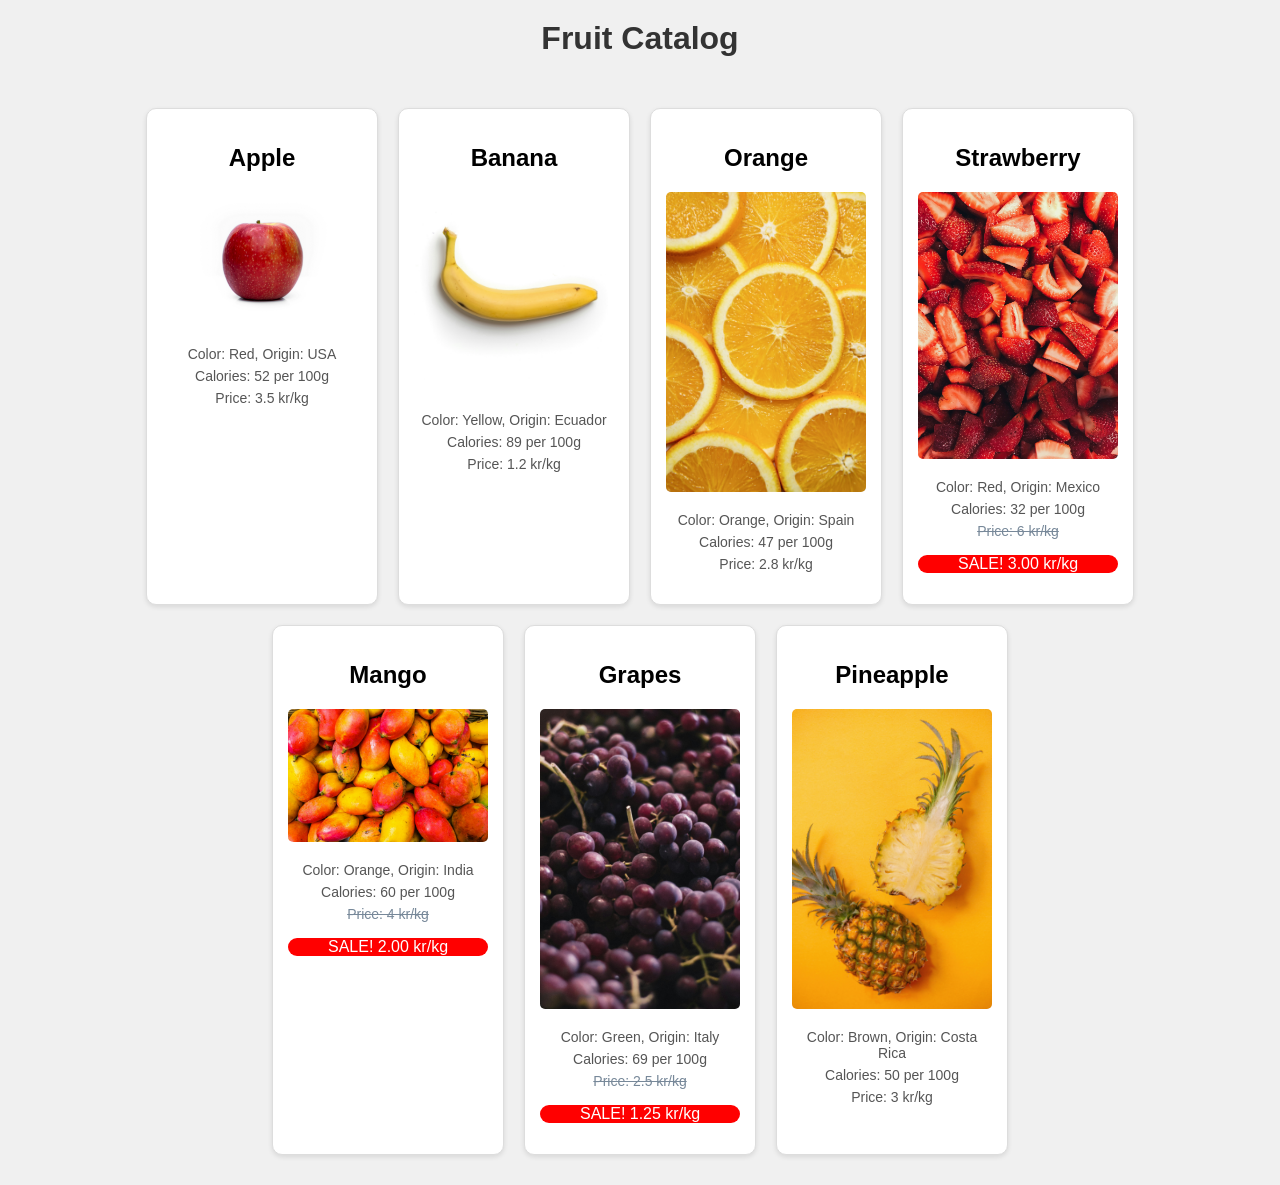
<file: 4-2_fruit_catalog/index.html>
<!doctype html>
<html lang="en">
  <head>
    <meta charset="UTF-8" />
    <meta name="viewport" content="width=device-width, initial-scale=1.0" />
    <title>Fruit Catalog</title>
    <link rel="stylesheet" href="style.css" />
    <script src="script.js" defer></script>
  </head>
  <body>
    <h1>Fruit Catalog</h1>
  </body>
</html>
</file>
<file: 4-2_fruit_catalog/style.css>
/* Base page styles */
body {
  margin: 0;
  font-family: Arial, sans-serif;
  background-color: #f0f0f0;
  text-align: center;
}

h1 {
  margin-top: 20px;
  font-size: 32px;
  color: #333;
}

/* Container for the fruit cards */
.fruit-catalog {
  display: flex;
  flex-wrap: wrap;
  justify-content: center;
  gap: 20px;
  padding: 30px;
}

/* Individual fruit card */
.fruit-card {
  border: 1px solid #ddd;
  padding: 15px;
  width: 200px;
  border-radius: 10px;
  background-color: #fff;
  box-shadow: 0 2px 5px rgba(0, 0, 0, 0.1);
  transition:
    transform 0.2s,
    box-shadow 0.2s;
}

.fruit-card:hover {
  transform: scale(1.03);
  box-shadow: 0 4px 12px rgba(0, 0, 0, 0.2);
}
/* Fruit image style */
.fruit-image {
  width: 100%;
  height: auto;
  border-radius: 5px;
  margin-bottom: 10px;
}

.fruit-name {
  margin: 0;
  font-size: 20px;
  color: #222;
}

.fruit-info,
.fruit-nutrition,
.fruit-price {
  font-size: 14px;
  margin: 6px 0;
  color: #555;
}

.sale-price {
  color: white;
  background-color: red;
  border-radius: 10px;
}

.strikethrough {
  text-decoration: line-through;
  color: lightslategray;
}
</file>
